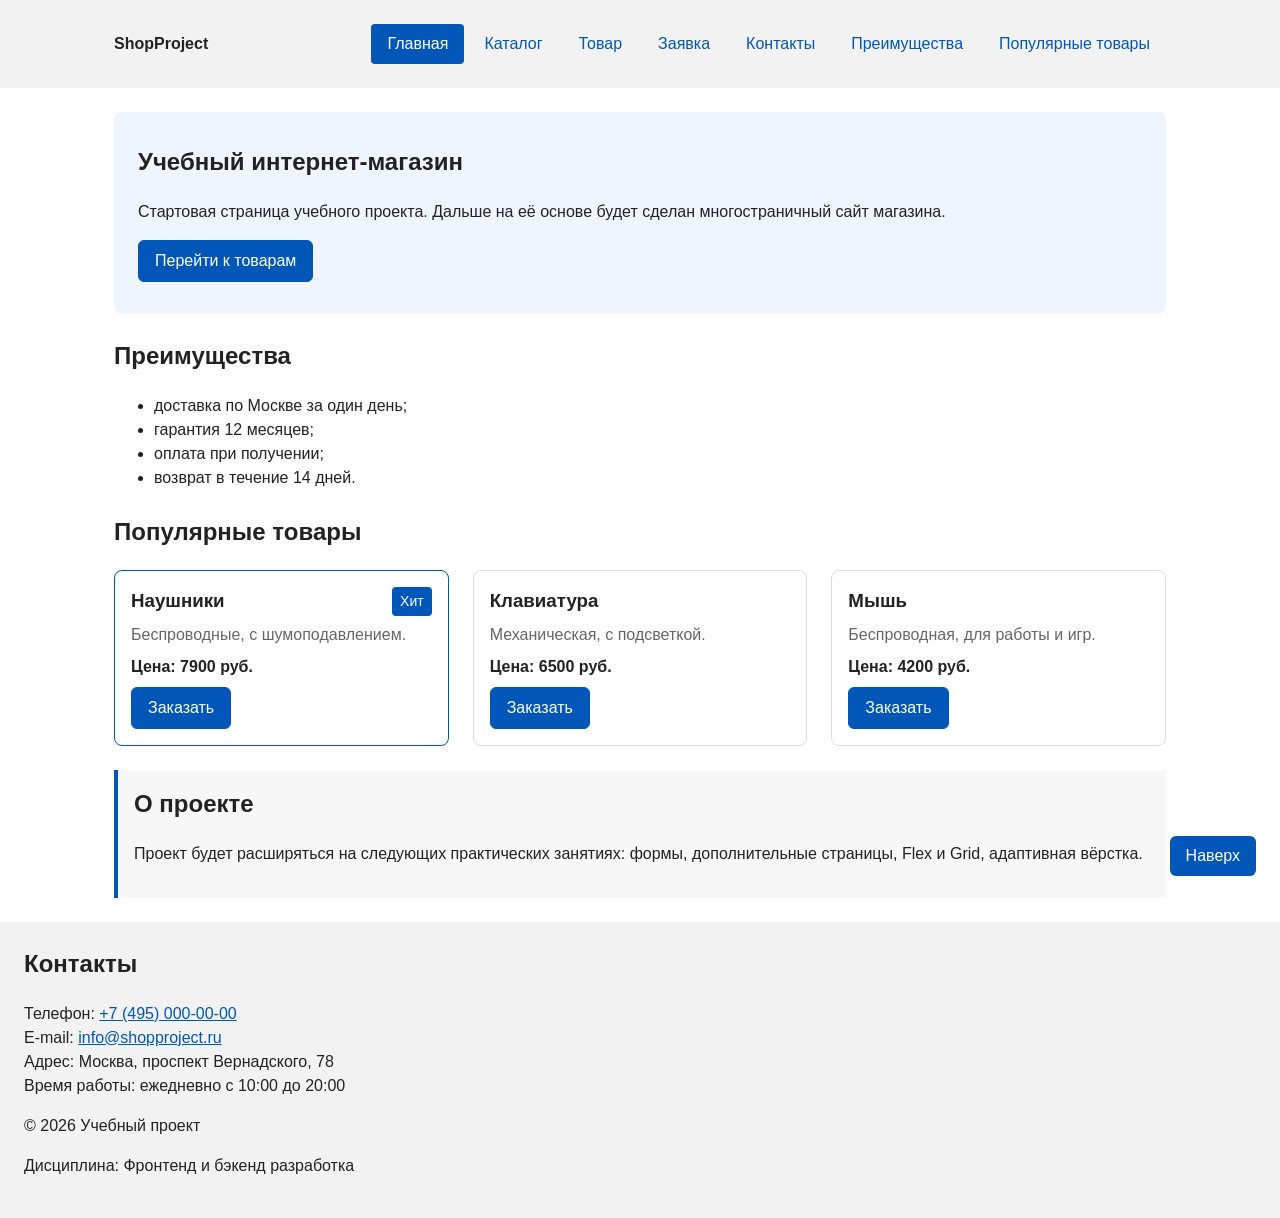
<file: index.html>
<!DOCTYPE html>
<html lang="ru">
<head>
    <meta charset="UTF-8">
    <meta name="viewport" content="width=device-width, initial-scale=1.0">
    <meta name="description" content="Главная страница учебного интернет-магазина: популярные товары, преимущества и заявка.">
    <title>Главная - Учебный интернет-магазин</title>
    <link rel="stylesheet" href="css/style.css">
    <script src="js/main.js" defer></script>
</head>
<body id="top">
<header class="site-header">
    <div class="site-header__inner">
        <a class="site-header__logo" href="index.html">ShopProject</a>
        <nav class="site-nav" aria-label="Основная навигация">
            <ul class="site-nav__list">
                <li class="site-nav__item"><a class="site-nav__link site-nav__link--active" href="index.html">Главная</a></li>
                <li class="site-nav__item"><a class="site-nav__link" href="catalog.html">Каталог</a></li>
                <li class="site-nav__item"><a class="site-nav__link" href="product.html">Товар</a></li>
                <li class="site-nav__item"><a class="site-nav__link" href="order.html">Заявка</a></li>
                <li class="site-nav__item"><a class="site-nav__link" href="contacts.html">Контакты</a></li>
                <li class="site-nav__item"><a class="site-nav__link" href="index.html#advantages">Преимущества</a></li>
                <li class="site-nav__item"><a class="site-nav__link" href="index.html#popular">Популярные товары</a></li>
            </ul>
        </nav>
    </div>
</header>

<main class="page">
    <section class="hero">
        <h1 class="hero__title">Учебный интернет-магазин</h1>
        <p class="hero__text">
            Стартовая страница учебного проекта. Дальше на её основе
            будет сделан многостраничный сайт магазина.
        </p>
        <a class="button button--primary hero__button" href="#popular">Перейти к товарам</a>
    </section>

    <section class="advantages" id="advantages">
        <h2 class="advantages__title">Преимущества</h2>
        <ul class="advantages__list">
            <li class="advantages__item">доставка по Москве за один день;</li>
            <li class="advantages__item">гарантия 12 месяцев;</li>
            <li class="advantages__item">оплата при получении;</li>
            <li class="advantages__item">возврат в течение 14 дней.</li>
        </ul>
    </section>

    <section class="products" id="popular">
        <h2 class="products__title">Популярные товары</h2>

        <div class="products-grid">
            <article class="product-card product-card--featured">
                <span class="product-card__badge">Хит</span>
                <h3 class="product-card__title">Наушники</h3>
                <p class="product-card__description">Беспроводные, с шумоподавлением.</p>
                <p class="product-card__price">Цена: 7900 руб.</p>
                <button class="button button--primary product-card__button" type="button" data-product="Наушники">
                    Заказать
                </button>
            </article>

            <article class="product-card">
                <h3 class="product-card__title">Клавиатура</h3>
                <p class="product-card__description">Механическая, с подсветкой.</p>
                <p class="product-card__price">Цена: 6500 руб.</p>
                <button class="button button--primary product-card__button" type="button" data-product="Клавиатура">
                    Заказать
                </button>
            </article>

            <article class="product-card">
                <h3 class="product-card__title">Мышь</h3>
                <p class="product-card__description">Беспроводная, для работы и игр.</p>
                <p class="product-card__price">Цена: 4200 руб.</p>
                <button class="button button--primary product-card__button" type="button" data-product="Мышь">
                    Заказать
                </button>
            </article>
    
        </div>

    </section>

    <p class="success-message" id="success-message" hidden>
        Форма успешно отправлена!
    </p>

    <aside class="about">
        <h2 class="about__title">О проекте</h2>
        <p class="about__text">
            Проект будет расширяться на следующих практических занятиях:
            формы, дополнительные страницы, Flex и Grid, адаптивная вёрстка.
        </p>
    </aside>
</main>

<footer class="site-footer" id="contacts">
    <h2 class="site-footer__title">Контакты</h2>
    <ul class="contacts">
        <li class="contacts__item">Телефон: <a class="contacts__link" href="tel:+74950000000">+7 (495) 000-00-00</a></li>
        <li class="contacts__item">E-mail: <a class="contacts__link" href="mailto:info@shopproject.ru">info@shopproject.ru</a></li>
        <li class="contacts__item">Адрес: Москва, проспект Вернадского, 78</li>
        <li class="contacts__item">Время работы: ежедневно с 10:00 до 20:00</li>
    </ul>
    <p class="site-footer__text">&copy; 2026 Учебный проект</p>
    <p class="site-footer__text">Дисциплина: Фронтенд и бэкенд разработка</p>
</footer>

<a class="scroll-top" href="#top" title="Наверх">Наверх</a>

<dialog class="order-dialog" id="order-dialog" aria-labelledby="order-dialog-title">
    <h2 class="order-dialog__title" id="order-dialog-title">Оформление заявки</h2>
    <form class="order-form" id="order-form" action="#" method="post" novalidate>
        <input id="selected-product" name="selected-product" type="hidden">

        <div class="order-form__field">
            <label class="order-form__label" for="order-name">Имя</label>
            <input
                class="order-form__input"
                id="order-name"
                name="name"
                type="text"
                placeholder="Введите ваше имя"
                minlength="2"
                autocomplete="given-name"
                required
            >
        </div>

        <div class="order-form__field">
            <label class="order-form__label" for="order-email">E-mail</label>
            <input
                class="order-form__input"
                id="order-email"
                name="email"
                type="email"
                placeholder="example@mail.ru"
                autocomplete="email"
                required
            >
        </div>

        <div class="order-form__field">
            <label class="order-form__label" for="order-phone">Телефон</label>
            <input
                class="order-form__input"
                id="order-phone"
                name="phone"
                type="tel"
                inputmode="tel"
                placeholder="+7 (900) 000-00-00"
                pattern="^\+7 \(\d{3}\) \d{3}-\d{2}-\d{2}$"
                required
            >
            <small class="order-form__hint">Формат: +7 (900) 000-00-00</small>
        </div>

        <div class="order-form__field">
            <label class="order-form__label" for="order-date">Дата связи</label>
            <input class="order-form__input" id="order-date" name="date" type="date">
        </div>

        <div class="order-form__field">
            <label class="order-form__label" for="order-topic">Тема заявки</label>
            <select class="order-form__select" id="order-topic" name="topic" required>
                <option value="">Выберите тему</option>
                <option value="product">Заказ товара</option>
                <option value="consultation">Консультация</option>
                <option value="delivery">Доставка</option>
            </select>
        </div>

        <div class="order-form__field">
            <label class="order-form__label" for="order-comment">Комментарий</label>
            <textarea
                class="order-form__textarea"
                id="order-comment"
                name="comment"
                rows="4"
                placeholder="Укажите дополнительную информацию"
            ></textarea>
        </div>

        <div class="order-form__field order-form__field--checkbox">
            <label class="order-form__label">
                <input class="order-form__checkbox" id="order-agreement" name="agreement" type="checkbox" required>
                Я согласен на обработку данных
            </label>
        </div>

        <div class="order-form__actions">
            <button class="button button--secondary" type="button" id="close-order-dialog">Закрыть</button>
            <button class="button button--primary" type="submit">Отправить заявку</button>
        </div>
    </form>
</dialog>
</body>
</html>
</file>
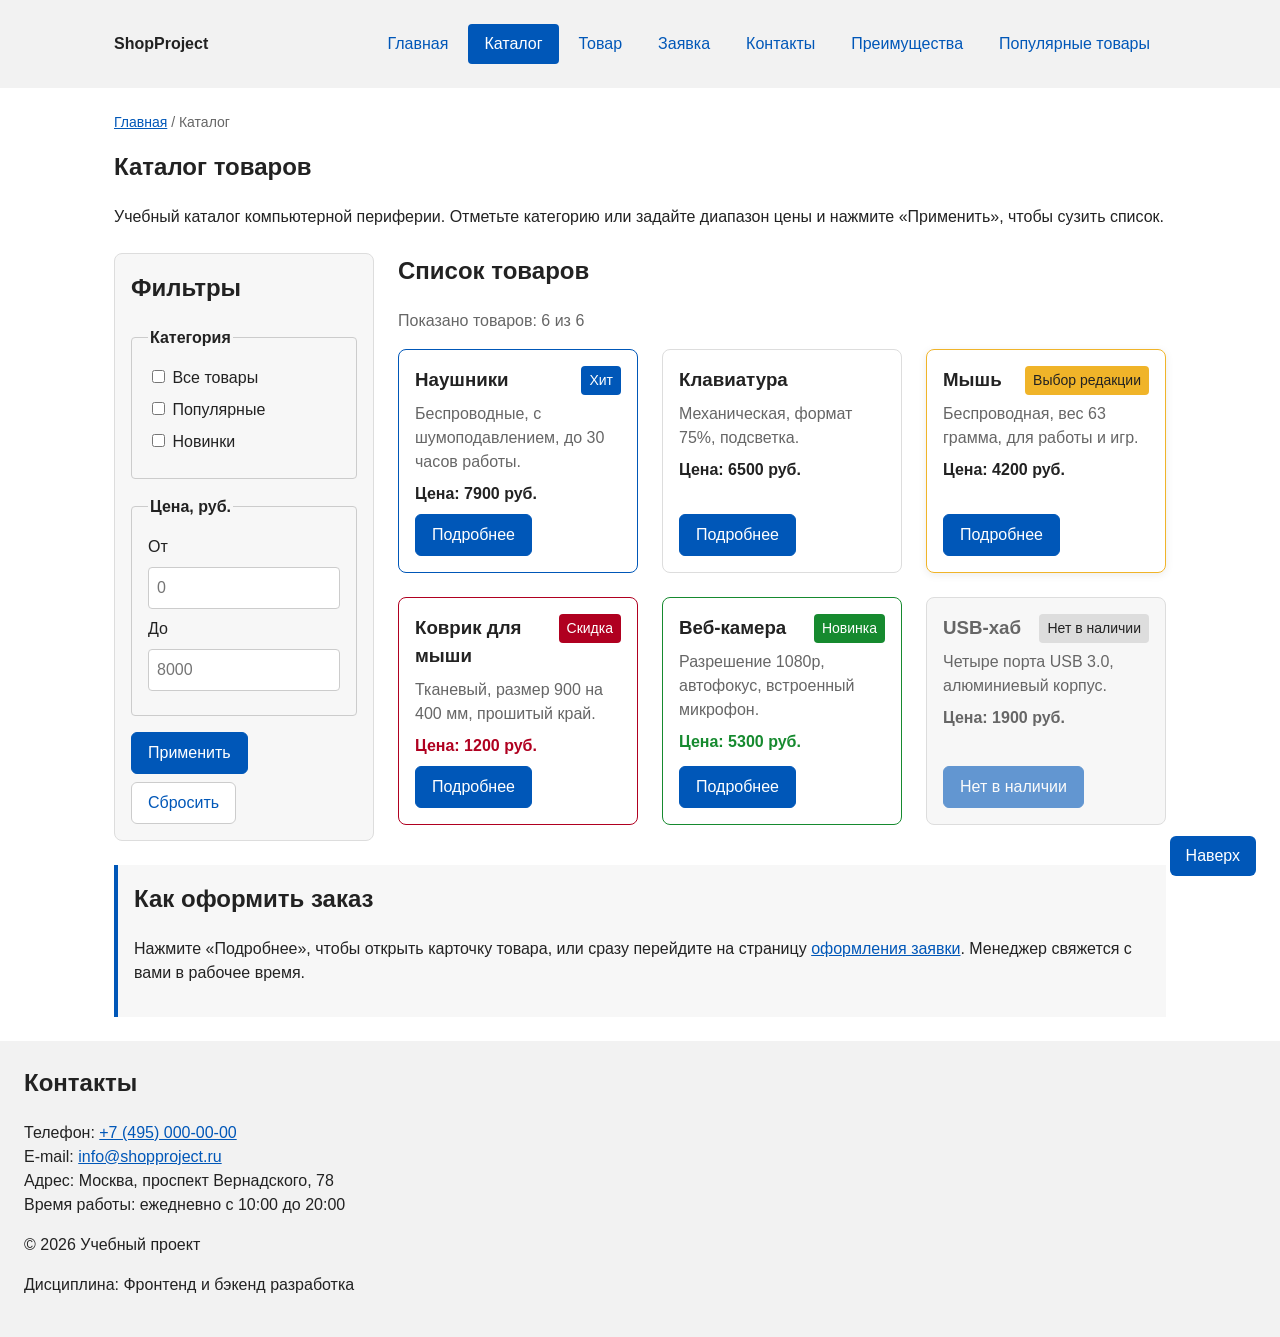
<file: catalog.html>
<!DOCTYPE html>
<html lang="ru">
<head>
    <meta charset="UTF-8">
    <meta name="viewport" content="width=device-width, initial-scale=1.0">
    <meta name="description" content="Каталог товаров учебного интернет-магазина: наушники, клавиатуры, мыши и аксессуары.">
    <title>Каталог товаров - Учебный интернет-магазин</title>
    <link rel="stylesheet" href="css/style.css">
    <script src="js/main.js" defer></script>
</head>
<body id="top">
<header class="site-header">
    <div class="site-header__inner">
        <a class="site-header__logo" href="index.html">ShopProject</a>
        <nav class="site-nav" aria-label="Основная навигация">
            <ul class="site-nav__list">
                <li class="site-nav__item"><a class="site-nav__link" href="index.html">Главная</a></li>
                <li class="site-nav__item"><a class="site-nav__link site-nav__link--active" href="catalog.html">Каталог</a></li>
                <li class="site-nav__item"><a class="site-nav__link" href="product.html">Товар</a></li>
                <li class="site-nav__item"><a class="site-nav__link" href="order.html">Заявка</a></li>
                <li class="site-nav__item"><a class="site-nav__link" href="contacts.html">Контакты</a></li>
                <li class="site-nav__item"><a class="site-nav__link" href="index.html#advantages">Преимущества</a></li>
                <li class="site-nav__item"><a class="site-nav__link" href="index.html#popular">Популярные товары</a></li>
            </ul>
        </nav>
    </div>
</header>

<main class="page">
    <nav class="breadcrumbs" aria-label="Хлебные крошки">
        <a class="breadcrumbs__link" href="index.html">Главная</a>
        <span class="breadcrumbs__current">Каталог</span>
    </nav>

    <section class="catalog">
        <h1 class="catalog__title">Каталог товаров</h1>
        <p class="catalog__text">
            Учебный каталог компьютерной периферии. Отметьте категорию или задайте
            диапазон цены и нажмите «Применить», чтобы сузить список.
        </p>
    </section>

    <section class="catalog-layout" id="goods">
        <aside class="catalog-filters">
            <h2 class="catalog-filters__title">Фильтры</h2>
            <form class="catalog-filters__form" id="catalog-filters">
                <fieldset class="catalog-filters__group">
                    <legend class="catalog-filters__legend">Категория</legend>
                    <label class="catalog-filters__option">
                        <input class="catalog-filters__checkbox" type="checkbox" name="category" value="all">
                        Все товары
                    </label>
                    <label class="catalog-filters__option">
                        <input class="catalog-filters__checkbox" type="checkbox" name="category" value="popular">
                        Популярные
                    </label>
                    <label class="catalog-filters__option">
                        <input class="catalog-filters__checkbox" type="checkbox" name="category" value="new">
                        Новинки
                    </label>
                </fieldset>

                <fieldset class="catalog-filters__group">
                    <legend class="catalog-filters__legend">Цена, руб.</legend>
                    <label class="catalog-filters__label" for="price-from">От</label>
                    <input class="catalog-filters__input" id="price-from" name="price-from" type="number" min="0" placeholder="0">
                    <label class="catalog-filters__label" for="price-to">До</label>
                    <input class="catalog-filters__input" id="price-to" name="price-to" type="number" min="0" placeholder="8000">
                </fieldset>

                <div class="catalog-filters__actions">
                    <button class="button button--primary" type="submit">Применить</button>
                    <button class="button button--secondary" type="reset">Сбросить</button>
                </div>
            </form>
        </aside>

        <section class="catalog-products">
            <h2 class="catalog-products__title">Список товаров</h2>
            <p class="catalog-products__status" id="catalog-status">Показано товаров: 6 из 6</p>
            <div class="products-grid">

                <article class="product-card product-card--featured" data-category="popular" data-price="7900">
                    <span class="product-card__badge">Хит</span>
                    <h3 class="product-card__title">Наушники</h3>
                    <p class="product-card__description">Беспроводные, с шумоподавлением, до 30 часов работы.</p>
                    <p class="product-card__price">Цена: 7900 руб.</p>
                    <a class="button button--primary product-card__button" href="product.html">Подробнее</a>
                </article>

                <article class="product-card" data-category="popular" data-price="6500">
                    <h3 class="product-card__title">Клавиатура</h3>
                    <p class="product-card__description">Механическая, формат 75%, подсветка.</p>
                    <p class="product-card__price">Цена: 6500 руб.</p>
                    <a class="button button--primary product-card__button" href="product.html">Подробнее</a>
                </article>

                <article class="product-card product-card--recommended" data-category="popular" data-price="4200">
                    <span class="product-card__badge product-card__badge--recommended">Выбор редакции</span>
                    <h3 class="product-card__title">Мышь</h3>
                    <p class="product-card__description">Беспроводная, вес 63 грамма, для работы и игр.</p>
                    <p class="product-card__price">Цена: 4200 руб.</p>
                    <a class="button button--primary product-card__button" href="product.html">Подробнее</a>
                </article>

                <article class="product-card product-card--discount" data-category="new" data-price="1200">
                    <span class="product-card__badge product-card__badge--discount">Скидка</span>
                    <h3 class="product-card__title">Коврик для мыши</h3>
                    <p class="product-card__description">Тканевый, размер 900 на 400 мм, прошитый край.</p>
                    <p class="product-card__price">Цена: 1200 руб.</p>
                    <a class="button button--primary product-card__button" href="product.html">Подробнее</a>
                </article>

                <article class="product-card product-card--new" data-category="new" data-price="5300">
                    <span class="product-card__badge product-card__badge--new">Новинка</span>
                    <h3 class="product-card__title">Веб-камера</h3>
                    <p class="product-card__description">Разрешение 1080p, автофокус, встроенный микрофон.</p>
                    <p class="product-card__price">Цена: 5300 руб.</p>
                    <a class="button button--primary product-card__button" href="product.html">Подробнее</a>
                </article>

                <article class="product-card product-card--out-of-stock" data-category="new" data-price="1900">
                    <span class="product-card__badge product-card__badge--muted">Нет в наличии</span>
                    <h3 class="product-card__title">USB-хаб</h3>
                    <p class="product-card__description">Четыре порта USB 3.0, алюминиевый корпус.</p>
                    <p class="product-card__price">Цена: 1900 руб.</p>
                    <button class="button button--primary button--disabled product-card__button" type="button" disabled>
                        Нет в наличии
                    </button>
                </article>
            </div>
        </section>
    </section>

    <aside class="about">
        <h2 class="about__title">Как оформить заказ</h2>
        <p class="about__text">
            Нажмите «Подробнее», чтобы открыть карточку товара, или сразу перейдите
            на страницу <a href="order.html">оформления заявки</a>. Менеджер свяжется
            с вами в рабочее время.
        </p>
    </aside>
</main>

<footer class="site-footer" id="contacts">
    <h2 class="site-footer__title">Контакты</h2>
    <ul class="contacts">
        <li class="contacts__item">Телефон: <a class="contacts__link" href="tel:+74950000000">+7 (495) 000-00-00</a></li>
        <li class="contacts__item">E-mail: <a class="contacts__link" href="mailto:info@shopproject.ru">info@shopproject.ru</a></li>
        <li class="contacts__item">Адрес: Москва, проспект Вернадского, 78</li>
        <li class="contacts__item">Время работы: ежедневно с 10:00 до 20:00</li>
    </ul>
    <p class="site-footer__text">&copy; 2026 Учебный проект</p>
    <p class="site-footer__text">Дисциплина: Фронтенд и бэкенд разработка</p>
</footer>

<a class="scroll-top" href="#top" title="Наверх">Наверх</a>
</body>
</html>
</file>
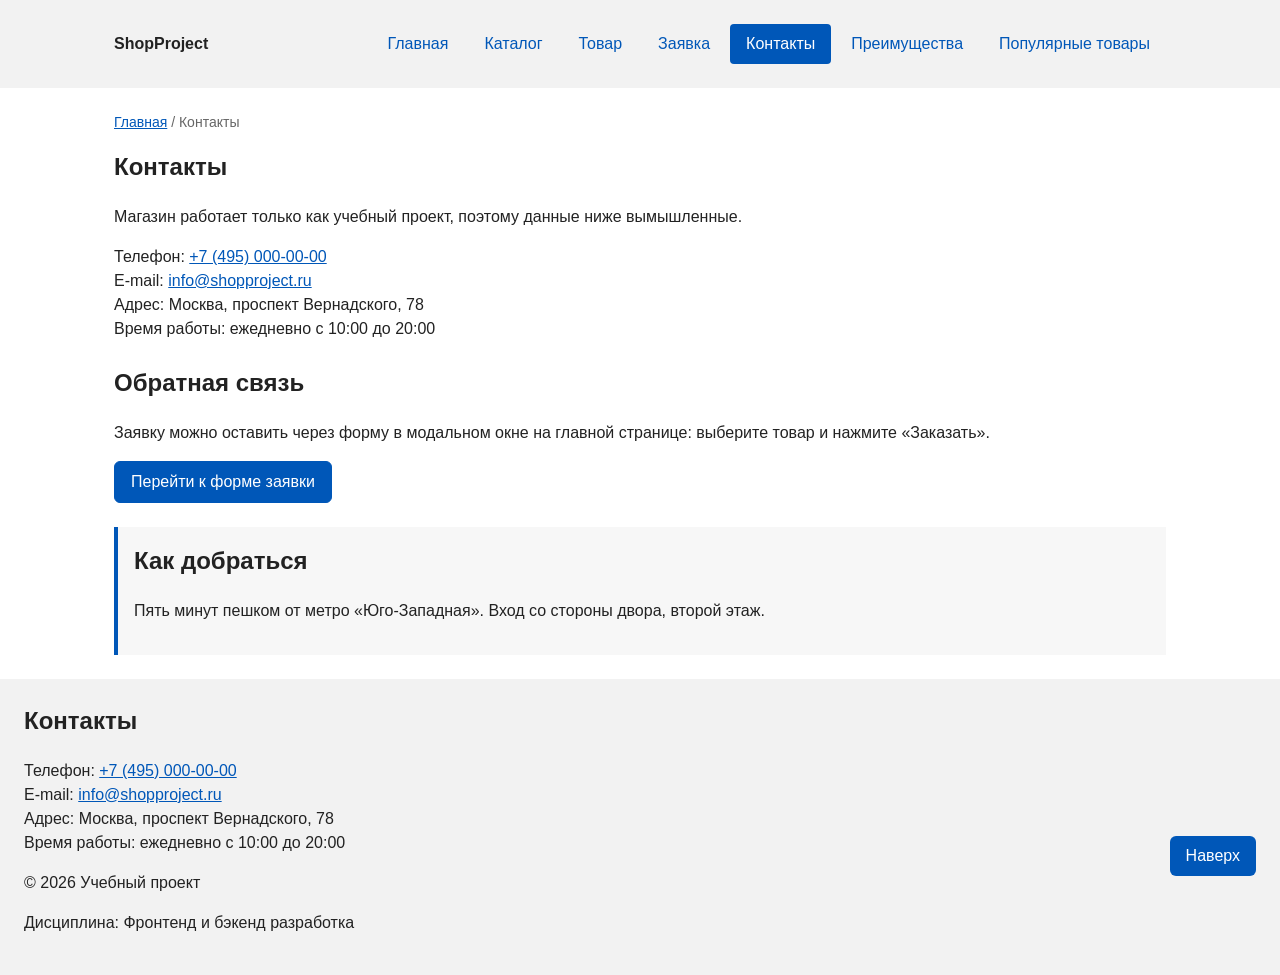
<file: contacts.html>
<!DOCTYPE html>
<html lang="ru">
<head>
    <meta charset="UTF-8">
    <meta name="viewport" content="width=device-width, initial-scale=1.0">
    <meta name="description" content="Контакты учебного интернет-магазина: телефон, e-mail, адрес и время работы.">
    <title>Контакты - Учебный интернет-магазин</title>
    <link rel="stylesheet" href="css/style.css">
</head>
<body id="top">
<header class="site-header">
    <div class="site-header__inner">
        <a class="site-header__logo" href="index.html">ShopProject</a>
        <nav class="site-nav" aria-label="Основная навигация">
            <ul class="site-nav__list">
                <li class="site-nav__item"><a class="site-nav__link" href="index.html">Главная</a></li>
                <li class="site-nav__item"><a class="site-nav__link" href="catalog.html">Каталог</a></li>
                <li class="site-nav__item"><a class="site-nav__link" href="product.html">Товар</a></li>
                <li class="site-nav__item"><a class="site-nav__link" href="order.html">Заявка</a></li>
                <li class="site-nav__item"><a class="site-nav__link site-nav__link--active" href="contacts.html">Контакты</a></li>
                <li class="site-nav__item"><a class="site-nav__link" href="index.html#advantages">Преимущества</a></li>
                <li class="site-nav__item"><a class="site-nav__link" href="index.html#popular">Популярные товары</a></li>
            </ul>
        </nav>
    </div>
</header>

<main class="page">
    <nav class="breadcrumbs" aria-label="Хлебные крошки">
        <a class="breadcrumbs__link" href="index.html">Главная</a>
        <span class="breadcrumbs__current">Контакты</span>
    </nav>

    <section class="contacts-info">
        <h1 class="contacts-info__title">Контакты</h1>
        <p class="contacts-info__text">
            Магазин работает только как учебный проект, поэтому данные ниже вымышленные.
        </p>
        <ul class="contacts">
            <li class="contacts__item">Телефон: <a class="contacts__link" href="tel:+74950000000">+7 (495) 000-00-00</a></li>
            <li class="contacts__item">E-mail: <a class="contacts__link" href="mailto:info@shopproject.ru">info@shopproject.ru</a></li>
            <li class="contacts__item">Адрес: Москва, проспект Вернадского, 78</li>
            <li class="contacts__item">Время работы: ежедневно с 10:00 до 20:00</li>
        </ul>
    </section>

    <section class="feedback" id="feedback">
        <h2 class="feedback__title">Обратная связь</h2>
        <p class="feedback__text">
            Заявку можно оставить через форму в модальном окне на главной странице:
            выберите товар и нажмите «Заказать».
        </p>
        <a class="button button--primary" href="index.html#popular">Перейти к форме заявки</a>
    </section>

    <aside class="about">
        <h2 class="about__title">Как добраться</h2>
        <p class="about__text">
            Пять минут пешком от метро «Юго-Западная». Вход со стороны двора,
            второй этаж.
        </p>
    </aside>
</main>

<footer class="site-footer" id="contacts">
    <h2 class="site-footer__title">Контакты</h2>
    <ul class="contacts">
        <li class="contacts__item">Телефон: <a class="contacts__link" href="tel:+74950000000">+7 (495) 000-00-00</a></li>
        <li class="contacts__item">E-mail: <a class="contacts__link" href="mailto:info@shopproject.ru">info@shopproject.ru</a></li>
        <li class="contacts__item">Адрес: Москва, проспект Вернадского, 78</li>
        <li class="contacts__item">Время работы: ежедневно с 10:00 до 20:00</li>
    </ul>
    <p class="site-footer__text">&copy; 2026 Учебный проект</p>
    <p class="site-footer__text">Дисциплина: Фронтенд и бэкенд разработка</p>
</footer>

<a class="scroll-top" href="#top" title="Наверх">Наверх</a>
</body>
</html>
</file>
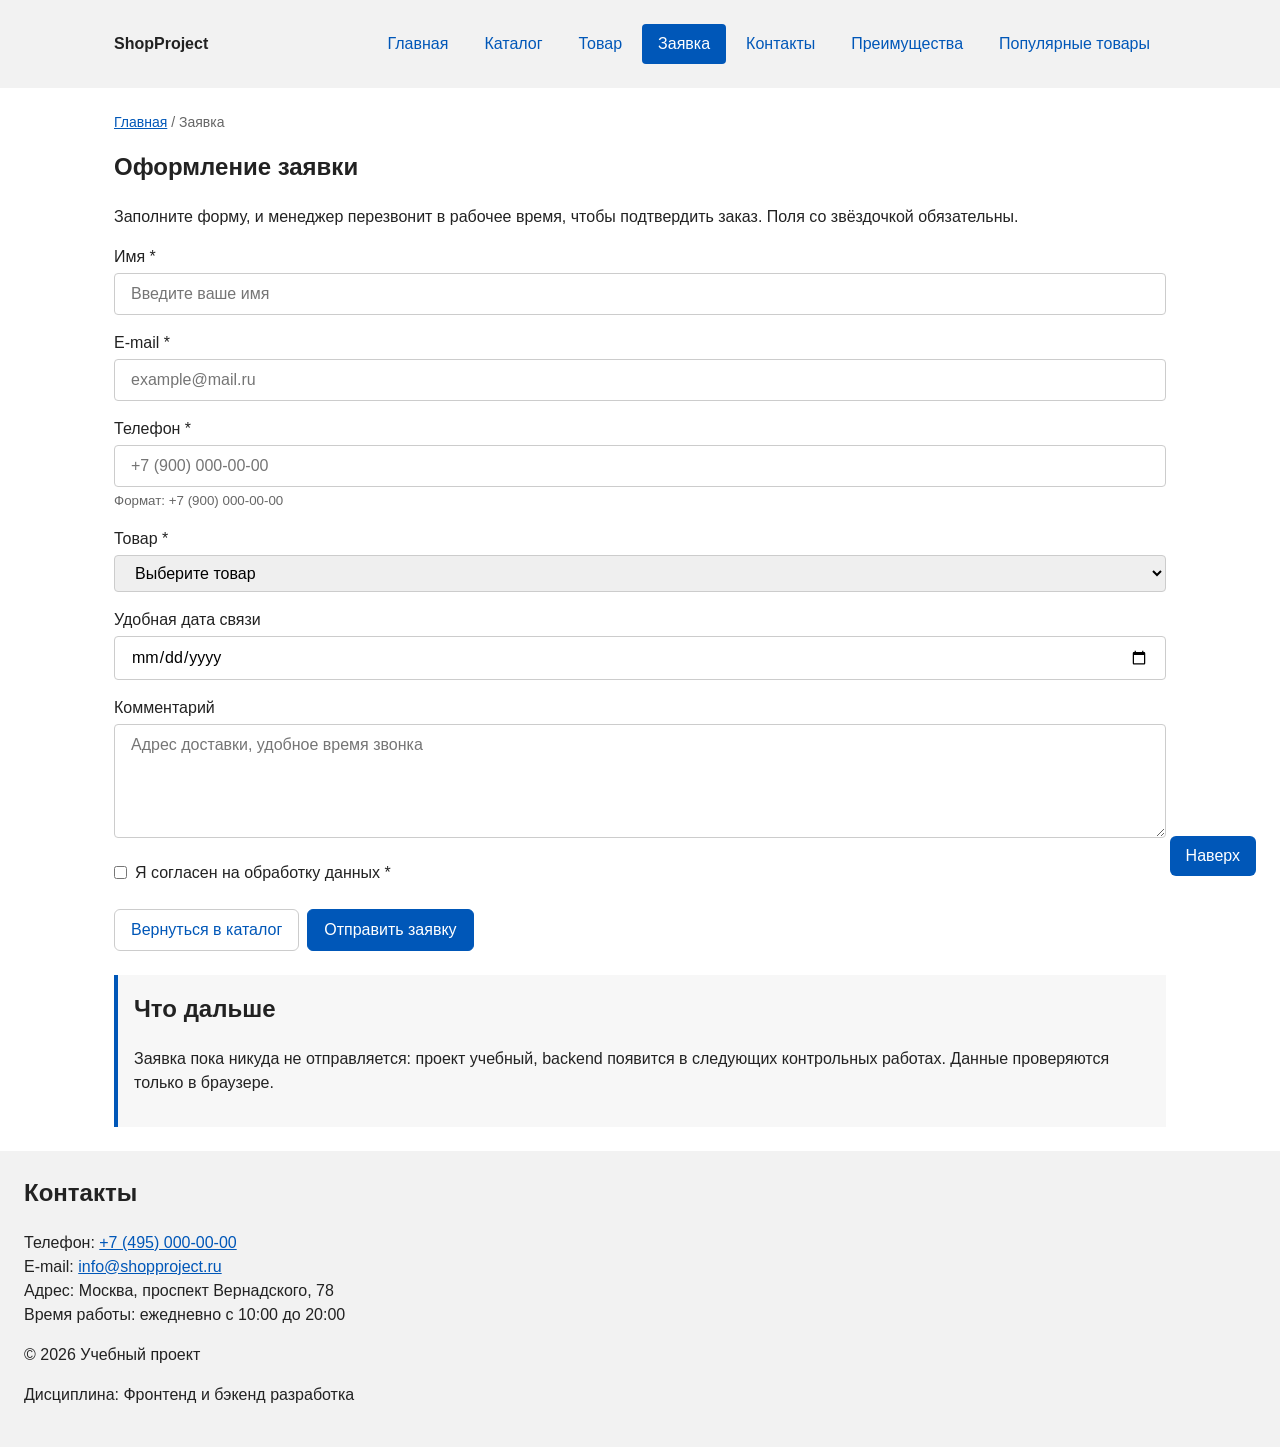
<file: order.html>
<!DOCTYPE html>
<html lang="ru">
<head>
    <meta charset="UTF-8">
    <meta name="viewport" content="width=device-width, initial-scale=1.0">
    <meta name="description" content="Форма оформления заявки учебного интернет-магазина.">
    <title>Оформление заявки - Учебный интернет-магазин</title>
    <link rel="stylesheet" href="css/style.css">
    <script src="js/main.js" defer></script>
</head>
<body id="top">
<header class="site-header">
    <div class="site-header__inner">
        <a class="site-header__logo" href="index.html">ShopProject</a>
        <nav class="site-nav" aria-label="Основная навигация">
            <ul class="site-nav__list">
                <li class="site-nav__item"><a class="site-nav__link" href="index.html">Главная</a></li>
                <li class="site-nav__item"><a class="site-nav__link" href="catalog.html">Каталог</a></li>
                <li class="site-nav__item"><a class="site-nav__link" href="product.html">Товар</a></li>
                <li class="site-nav__item"><a class="site-nav__link site-nav__link--active" href="order.html">Заявка</a></li>
                <li class="site-nav__item"><a class="site-nav__link" href="contacts.html">Контакты</a></li>
                <li class="site-nav__item"><a class="site-nav__link" href="index.html#advantages">Преимущества</a></li>
                <li class="site-nav__item"><a class="site-nav__link" href="index.html#popular">Популярные товары</a></li>
            </ul>
        </nav>
    </div>
</header>

<main class="page">
    <nav class="breadcrumbs" aria-label="Хлебные крошки">
        <a class="breadcrumbs__link" href="index.html">Главная</a>
        <span class="breadcrumbs__current">Заявка</span>
    </nav>

    <section class="order">
        <h1 class="order__title">Оформление заявки</h1>
        <p class="order__text">
            Заполните форму, и менеджер перезвонит в рабочее время, чтобы подтвердить заказ.
            Поля со звёздочкой обязательны.
        </p>

        <p class="success-message" id="success-message" hidden>
            Форма успешно отправлена!
        </p>

        <form class="order-form" id="order-form" action="#" method="post" novalidate>
            <div class="order-form__field">
                <label class="order-form__label" for="order-name">Имя *</label>
                <input
                    class="order-form__input"
                    id="order-name"
                    name="name"
                    type="text"
                    placeholder="Введите ваше имя"
                    minlength="2"
                    autocomplete="given-name"
                    required
                >
            </div>

            <div class="order-form__field">
                <label class="order-form__label" for="order-email">E-mail *</label>
                <input
                    class="order-form__input"
                    id="order-email"
                    name="email"
                    type="email"
                    placeholder="example@mail.ru"
                    autocomplete="email"
                    required
                >
            </div>

            <div class="order-form__field">
                <label class="order-form__label" for="order-phone">Телефон *</label>
                <input
                    class="order-form__input"
                    id="order-phone"
                    name="phone"
                    type="tel"
                    inputmode="tel"
                    placeholder="+7 (900) 000-00-00"
                    pattern="^\+7 \(\d{3}\) \d{3}-\d{2}-\d{2}$"
                    required
                >
                <small class="order-form__hint">Формат: +7 (900) 000-00-00</small>
            </div>

            <div class="order-form__field">
                <label class="order-form__label" for="order-product">Товар *</label>
                <select class="order-form__select" id="order-product" name="selected-product" required>
                    <option value="">Выберите товар</option>
                    <option value="Наушники">Наушники, 7900 руб.</option>
                    <option value="Клавиатура">Клавиатура, 6500 руб.</option>
                    <option value="Мышь">Мышь, 4200 руб.</option>
                    <option value="Коврик для мыши">Коврик для мыши, 1200 руб.</option>
                    <option value="Веб-камера">Веб-камера, 5300 руб.</option>
                    <option value="USB-хаб">USB-хаб, 1900 руб.</option>
                </select>
            </div>

            <div class="order-form__field">
                <label class="order-form__label" for="order-date">Удобная дата связи</label>
                <input class="order-form__input" id="order-date" name="date" type="date">
            </div>

            <div class="order-form__field">
                <label class="order-form__label" for="order-comment">Комментарий</label>
                <textarea
                    class="order-form__textarea"
                    id="order-comment"
                    name="comment"
                    rows="4"
                    placeholder="Адрес доставки, удобное время звонка"
                ></textarea>
            </div>

            <div class="order-form__field order-form__field--checkbox">
                <label class="order-form__label">
                    <input class="order-form__checkbox" id="order-agreement" name="agreement" type="checkbox" required>
                    Я согласен на обработку данных *
                </label>
            </div>

            <div class="order-form__actions">
                <a class="button button--secondary" href="catalog.html">Вернуться в каталог</a>
                <button class="button button--primary" type="submit">Отправить заявку</button>
            </div>
        </form>
    </section>

    <aside class="about">
        <h2 class="about__title">Что дальше</h2>
        <p class="about__text">
            Заявка пока никуда не отправляется: проект учебный, backend появится
            в следующих контрольных работах. Данные проверяются только в браузере.
        </p>
    </aside>
</main>

<footer class="site-footer" id="contacts">
    <h2 class="site-footer__title">Контакты</h2>
    <ul class="contacts">
        <li class="contacts__item">Телефон: <a class="contacts__link" href="tel:+74950000000">+7 (495) 000-00-00</a></li>
        <li class="contacts__item">E-mail: <a class="contacts__link" href="mailto:info@shopproject.ru">info@shopproject.ru</a></li>
        <li class="contacts__item">Адрес: Москва, проспект Вернадского, 78</li>
        <li class="contacts__item">Время работы: ежедневно с 10:00 до 20:00</li>
    </ul>
    <p class="site-footer__text">&copy; 2026 Учебный проект</p>
    <p class="site-footer__text">Дисциплина: Фронтенд и бэкенд разработка</p>
</footer>

<a class="scroll-top" href="#top" title="Наверх">Наверх</a>
</body>
</html>
</file>
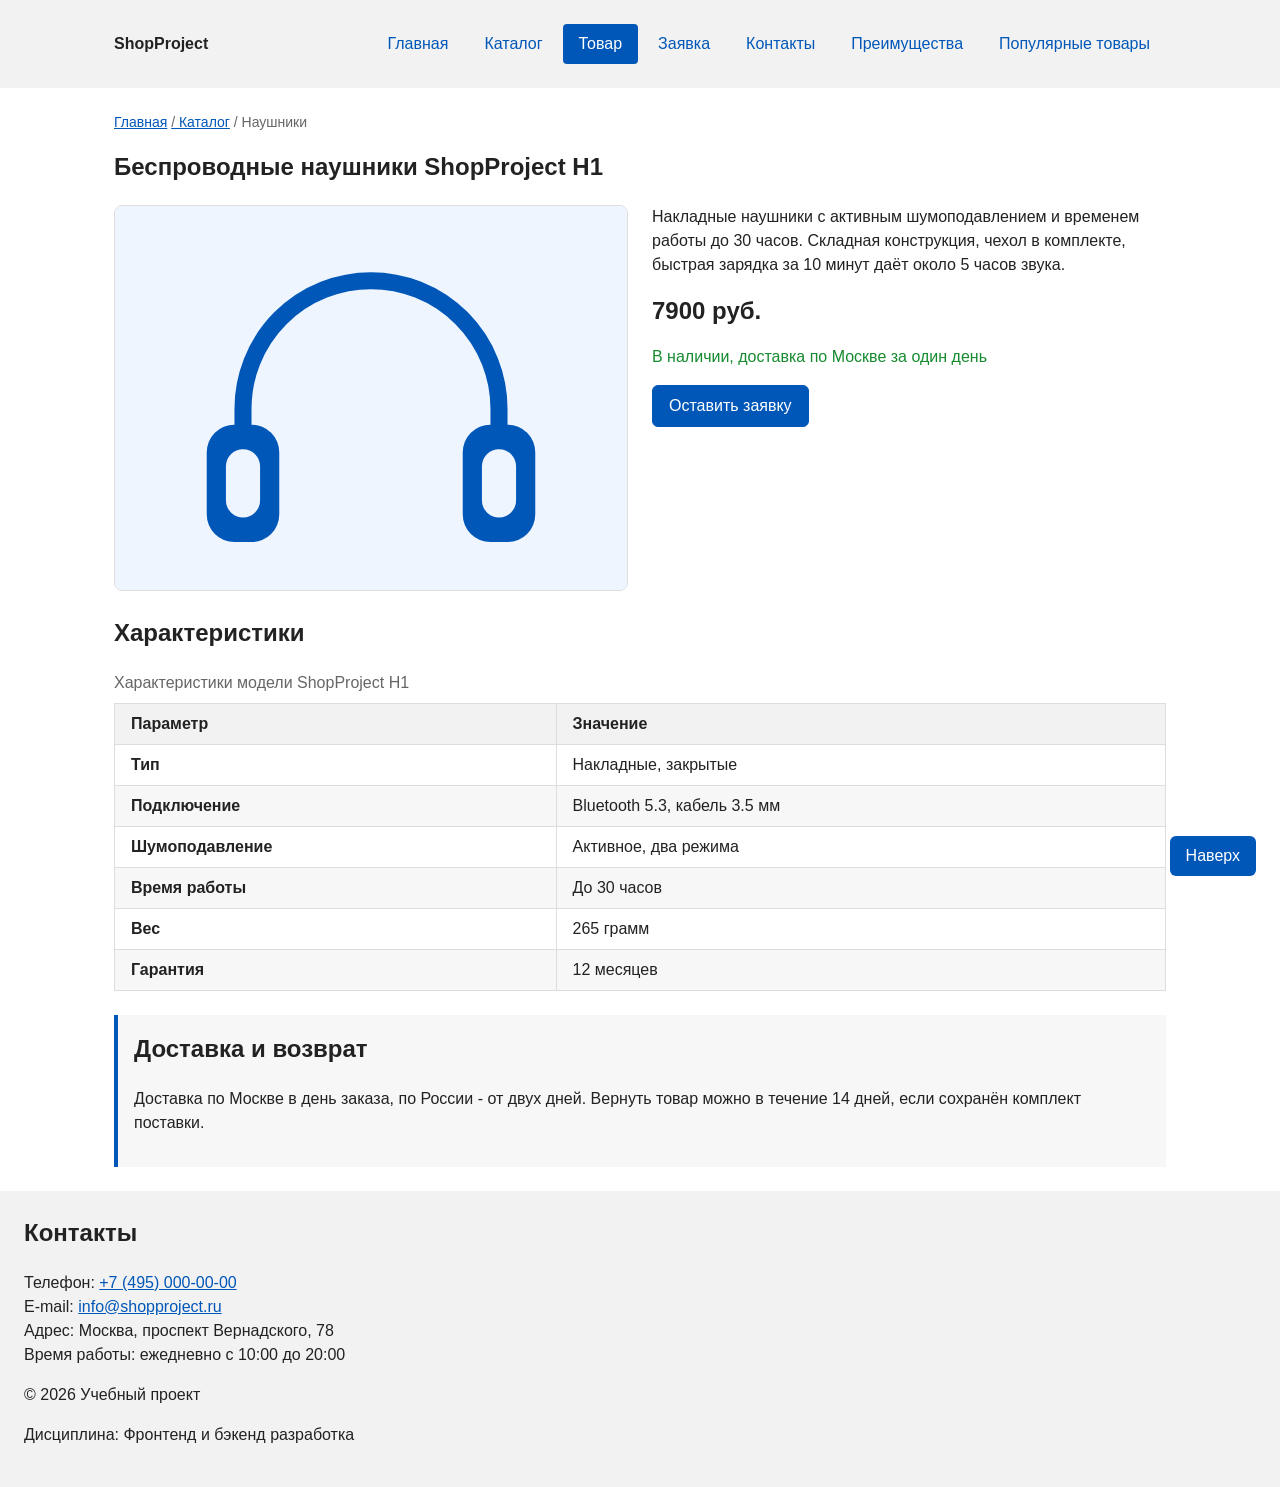
<file: product.html>
<!DOCTYPE html>
<html lang="ru">
<head>
    <meta charset="UTF-8">
    <meta name="viewport" content="width=device-width, initial-scale=1.0">
    <meta name="description" content="Карточка товара: беспроводные наушники ShopProject H1, характеристики, цена и заявка.">
    <title>Наушники ShopProject H1 - Учебный интернет-магазин</title>
    <link rel="stylesheet" href="css/style.css">
</head>
<body id="top">
<header class="site-header">
    <div class="site-header__inner">
        <a class="site-header__logo" href="index.html">ShopProject</a>
        <nav class="site-nav" aria-label="Основная навигация">
            <ul class="site-nav__list">
                <li class="site-nav__item"><a class="site-nav__link" href="index.html">Главная</a></li>
                <li class="site-nav__item"><a class="site-nav__link" href="catalog.html">Каталог</a></li>
                <li class="site-nav__item"><a class="site-nav__link site-nav__link--active" href="product.html">Товар</a></li>
                <li class="site-nav__item"><a class="site-nav__link" href="order.html">Заявка</a></li>
                <li class="site-nav__item"><a class="site-nav__link" href="contacts.html">Контакты</a></li>
                <li class="site-nav__item"><a class="site-nav__link" href="index.html#advantages">Преимущества</a></li>
                <li class="site-nav__item"><a class="site-nav__link" href="index.html#popular">Популярные товары</a></li>
            </ul>
        </nav>
    </div>
</header>

<main class="page">
    <nav class="breadcrumbs" aria-label="Хлебные крошки">
        <a class="breadcrumbs__link" href="index.html">Главная</a>
        <a class="breadcrumbs__link" href="catalog.html">Каталог</a>
        <span class="breadcrumbs__current">Наушники</span>
    </nav>

    <section class="product">
        <h1 class="product__title">Беспроводные наушники ShopProject H1</h1>

        <div class="product__layout">
            <img class="product__image" src="images/headphones.svg" width="480" height="360"
                 alt="Накладные беспроводные наушники, вид сбоку">

            <div class="product__info">
                <p class="product__description">
                    Накладные наушники с активным шумоподавлением и временем работы до 30 часов.
                    Складная конструкция, чехол в комплекте, быстрая зарядка за 10 минут даёт
                    около 5 часов звука.
                </p>
                <p class="product__price">7900 руб.</p>
                <p class="product__availability">В наличии, доставка по Москве за один день</p>
                <a class="button button--primary product__button" href="order.html">Оставить заявку</a>
            </div>
        </div>
    </section>

    <section class="product-specs" id="specs">
        <h2 class="product-specs__title">Характеристики</h2>
        <table class="product-table">
            <caption class="product-table__caption">Характеристики модели ShopProject H1</caption>
            <thead>
                <tr>
                    <th scope="col">Параметр</th>
                    <th scope="col">Значение</th>
                </tr>
            </thead>
            <tbody>
                <tr>
                    <th scope="row">Тип</th>
                    <td>Накладные, закрытые</td>
                </tr>
                <tr>
                    <th scope="row">Подключение</th>
                    <td>Bluetooth 5.3, кабель 3.5 мм</td>
                </tr>
                <tr>
                    <th scope="row">Шумоподавление</th>
                    <td>Активное, два режима</td>
                </tr>
                <tr>
                    <th scope="row">Время работы</th>
                    <td>До 30 часов</td>
                </tr>
                <tr>
                    <th scope="row">Вес</th>
                    <td>265 грамм</td>
                </tr>
                <tr>
                    <th scope="row">Гарантия</th>
                    <td>12 месяцев</td>
                </tr>
            </tbody>
        </table>
    </section>

    <aside class="about">
        <h2 class="about__title">Доставка и возврат</h2>
        <p class="about__text">
            Доставка по Москве в день заказа, по России - от двух дней. Вернуть товар
            можно в течение 14 дней, если сохранён комплект поставки.
        </p>
    </aside>
</main>

<footer class="site-footer" id="contacts">
    <h2 class="site-footer__title">Контакты</h2>
    <ul class="contacts">
        <li class="contacts__item">Телефон: <a class="contacts__link" href="tel:+74950000000">+7 (495) 000-00-00</a></li>
        <li class="contacts__item">E-mail: <a class="contacts__link" href="mailto:info@shopproject.ru">info@shopproject.ru</a></li>
        <li class="contacts__item">Адрес: Москва, проспект Вернадского, 78</li>
        <li class="contacts__item">Время работы: ежедневно с 10:00 до 20:00</li>
    </ul>
    <p class="site-footer__text">&copy; 2026 Учебный проект</p>
    <p class="site-footer__text">Дисциплина: Фронтенд и бэкенд разработка</p>
</footer>

<a class="scroll-top" href="#top" title="Наверх">Наверх</a>
</body>
</html>
</file>
<file: css/style.css>
/* ===============================
   1. Переменные проекта
   =============================== */
:root {
    --color-bg: #ffffff;
    --color-text: #222222;
    --color-muted: #666666;
    --color-primary: #0057b8;
    --color-primary-dark: #003f86;
    --color-border: #cccccc;
    --color-border-light: #dddddd;
    --color-surface: #f2f2f2;
    --color-surface-alt: #f7f7f7;
    --color-surface-accent: #eef5ff;
    --color-danger: #b00020;
    --color-success: #168a2f;
    --color-accent: #f0b429;
    --color-success-bg: #eefaf0;
    --color-white: #ffffff;

    --space-xs: 4px;
    --space-sm: 8px;
    --space-md: 16px;
    --space-lg: 24px;
    --space-xl: 32px;

    --radius-sm: 4px;
    --radius-md: 6px;
    --radius-lg: 8px;

    --container-width: 1100px;
    --header-height: 88px;

    --z-badge: 1;
    --z-scroll-top: 10;
    --z-site-header: 30;
}

/* ===============================
   2. Базовые стили
   =============================== */
* {
    box-sizing: border-box;
}

html {
    scroll-behavior: smooth;
    scroll-padding-top: var(--header-height);
}

body {
    margin: 0;
    padding-top: var(--header-height);
    font-family: Arial, sans-serif;
    line-height: 1.5;
    color: var(--color-text);
    background-color: var(--color-bg);
}

a {
    color: var(--color-primary);
}

a:hover {
    color: var(--color-primary-dark);
}

a:focus-visible,
button:focus-visible {
    outline: 2px solid var(--color-primary);
    outline-offset: 3px;
}

.advantages:target,
.products:target,
.feedback:target,
.contacts-info:target,
.catalog-layout:target,
.product-specs:target,
.site-footer:target {
    outline: 2px dashed var(--color-primary);
    outline-offset: 4px;
}

/* ===============================
   3. Кнопки
   =============================== */
.button {
    display: inline-block;
    padding: var(--space-sm) var(--space-md);
    border: 1px solid transparent;
    border-radius: var(--radius-md);
    font: inherit;
    text-decoration: none;
    cursor: pointer;
}

.button--primary {
    color: var(--color-white);
    background-color: var(--color-primary);
    border-color: var(--color-primary);
}

.button--primary:hover {
    color: var(--color-white);
    background-color: var(--color-primary-dark);
    border-color: var(--color-primary-dark);
}

.button--secondary {
    color: var(--color-primary);
    background-color: var(--color-white);
    border-color: var(--color-border);
}

.button--secondary:hover {
    color: var(--color-white);
    background-color: var(--color-primary);
    border-color: var(--color-primary);
}

.button:disabled,
.button--disabled {
    opacity: 0.6;
    cursor: not-allowed;
}

/* ===============================
   4. Шапка и навигация
   =============================== */
.site-header {
    position: fixed;
    top: 0;
    right: 0;
    left: 0;
    z-index: var(--z-site-header);
    height: var(--header-height);
    background-color: var(--color-surface);
}

.site-header__inner {
    display: flex;
    flex-wrap: nowrap;
    justify-content: space-between;
    align-items: center;
    gap: var(--space-md);
    max-width: var(--container-width);
    height: 100%;
    margin: 0 auto;
    padding: 0 var(--space-lg);
}

.site-nav {
    min-width: 0;
    overflow-x: auto;
}

.site-header__logo {
    font-weight: bold;
    text-decoration: none;
    color: var(--color-text);
}

.site-nav__list {
    display: flex;
    flex-wrap: nowrap;
    align-items: center;
    gap: var(--space-xs);
    margin: 0;
    padding: 0;
    list-style: none;
}

.site-nav__link {
    display: inline-block;
    white-space: nowrap;
    padding: var(--space-sm) var(--space-md);
    border-radius: var(--radius-sm);
    text-decoration: none;
}

.site-nav__link:hover {
    color: var(--color-white);
    background-color: var(--color-primary);
}

.site-nav__link--active {
    color: var(--color-white);
    background-color: var(--color-primary);
}

/* ===============================
   5. Основное содержимое
   =============================== */
.page {
    max-width: var(--container-width);
    margin: 0 auto;
    padding: var(--space-lg);
}

.breadcrumbs {
    margin-bottom: var(--space-md);
    font-size: 14px;
    color: var(--color-muted);
}

.breadcrumbs__link + .breadcrumbs__link::before,
.breadcrumbs__current::before {
    content: " / ";
    color: var(--color-muted);
}

.hero {
    margin-bottom: var(--space-lg);
    padding: var(--space-xl) var(--space-lg);
    background-color: var(--color-surface-accent);
    border-radius: var(--radius-lg);
}

.hero__title {
    margin-top: 0;
}

.advantages,
.products,
.catalog,
.contacts-info,
.feedback {
    margin-bottom: var(--space-lg);
}

.advantages__title,
.products__title,
.catalog-products__title,
.catalog__title,
.contacts-info__title,
.feedback__title {
    margin-top: 0;
}

.about {
    padding: var(--space-md);
    border-left: 4px solid var(--color-primary);
    background-color: var(--color-surface-alt);
}

.about__title {
    margin-top: 0;
}

/* ===============================
   6. Карточки товаров
   =============================== */
.products-grid {
    display: grid;
    grid-template-columns: repeat(auto-fit, minmax(min(240px, 100%), 1fr));
    gap: var(--space-lg);
}

.product-card {
    position: relative;
    display: flex;
    flex-direction: column;
    gap: var(--space-sm);
    padding: var(--space-md);
    border: 1px solid var(--color-border-light);
    border-radius: var(--radius-lg);
}

.product-card:hover {
    border-color: var(--color-primary);
}

.product-card__badge {
    position: absolute;
    top: var(--space-md);
    right: var(--space-md);
    z-index: var(--z-badge);
    padding: var(--space-xs) var(--space-sm);
    color: var(--color-white);
    background-color: var(--color-primary);
    border-radius: var(--radius-sm);
    font-size: 14px;
}

.product-card__badge--discount {
    background-color: var(--color-danger);
}

.product-card__badge--new {
    background-color: var(--color-success);
}

.product-card__badge--recommended {
    color: var(--color-text);
    background-color: var(--color-accent);
}

.product-card__badge--muted {
    color: var(--color-text);
    background-color: var(--color-border-light);
}

.product-card--featured {
    border-color: var(--color-primary);
}

.product-card--discount {
    border-color: var(--color-danger);
}

.product-card--discount .product-card__price {
    color: var(--color-danger);
}

.product-card--new {
    border-color: var(--color-success);
}

.product-card--new .product-card__price {
    color: var(--color-success);
}

.product-card--recommended {
    border-color: var(--color-accent);
    box-shadow: 0 2px 8px rgba(0, 0, 0, 0.08);
}

.product-card--out-of-stock {
    background-color: var(--color-surface-alt);
}

.product-card--out-of-stock .product-card__title,
.product-card--out-of-stock .product-card__price {
    color: var(--color-muted);
}

.product-card__title,
.product-card__description,
.product-card__price {
    margin: 0;
}

.product-card__title {
    padding-right: 80px;
}

.product-card__description {
    color: var(--color-muted);
}

.product-card__price {
    font-weight: bold;
}

.product-card__button {
    margin-top: auto;
    align-self: flex-start;
}

/* ===============================
   7. Страница товара и таблица
   =============================== */
.product,
.product-specs,
.order {
    margin-bottom: var(--space-lg);
}

.product__title,
.product-specs__title,
.order__title {
    margin-top: 0;
}

.product__layout {
    display: grid;
    grid-template-columns: repeat(auto-fit, minmax(min(260px, 100%), 1fr));
    gap: var(--space-lg);
    align-items: start;
}

.product__image {
    width: 100%;
    height: auto;
    border: 1px solid var(--color-border-light);
    border-radius: var(--radius-lg);
}

.product__info {
    display: flex;
    flex-direction: column;
    gap: var(--space-md);
    align-items: flex-start;
}

.product__description,
.product__price,
.product__availability {
    margin: 0;
}

.product__price {
    font-size: 24px;
    font-weight: bold;
}

.product__availability {
    color: var(--color-success);
}

.product-specs {
    overflow-x: auto;
}

.product-table {
    width: 100%;
    min-width: 280px;
    border-collapse: collapse;
}

.product-table__caption {
    margin-bottom: var(--space-sm);
    color: var(--color-muted);
    text-align: left;
}

.product-table th,
.product-table td {
    padding: var(--space-sm) var(--space-md);
    border: 1px solid var(--color-border-light);
    text-align: left;
}

.product-table thead th {
    background-color: var(--color-surface);
}

.product-table tbody tr:nth-child(even) {
    background-color: var(--color-surface-alt);
}

.order__text {
    margin-top: 0;
}

/* ===============================
   8. Каталог и фильтры
   =============================== */
.catalog-layout {
    display: grid;
    grid-template-columns: minmax(0, 260px) 1fr;
    grid-template-areas: "filters products";
    gap: var(--space-lg);
    margin-bottom: var(--space-lg);
}

.catalog-filters {
    grid-area: filters;
    padding: var(--space-md);
    border: 1px solid var(--color-border-light);
    border-radius: var(--radius-lg);
    background-color: var(--color-surface-alt);
}

.catalog-products {
    grid-area: products;
}

.catalog-filters__form {
    display: grid;
    gap: var(--space-md);
}

.catalog-filters__title {
    margin-top: 0;
}

.catalog-filters__group {
    margin: 0;
    padding: var(--space-md);
    border: 1px solid var(--color-border);
    border-radius: var(--radius-sm);
}

.catalog-filters__legend {
    font-weight: bold;
}

.catalog-filters__option,
.catalog-filters__label {
    display: block;
    margin-bottom: var(--space-sm);
}

.catalog-filters__actions {
    display: flex;
    flex-wrap: wrap;
    gap: var(--space-sm);
}

.catalog-products__status {
    margin: 0 0 var(--space-md);
    color: var(--color-muted);
}

.product-card--hidden {
    display: none;
}

.catalog-filters__input {
    width: 100%;
    margin-bottom: var(--space-sm);
    padding: var(--space-sm);
    border: 1px solid var(--color-border);
    border-radius: var(--radius-sm);
    font: inherit;
}

/* ===============================
   9. Подвал и кнопка «Наверх»
   =============================== */
.site-footer {
    padding: var(--space-lg);
    background-color: var(--color-surface);
}

.site-footer__title {
    margin-top: 0;
}

.contacts {
    margin: 0 0 var(--space-md);
    padding: 0;
    list-style: none;
}

.scroll-top {
    position: fixed;
    right: var(--space-lg);
    bottom: var(--space-lg);
    z-index: var(--z-scroll-top);
    padding: var(--space-sm) var(--space-md);
    color: var(--color-white);
    background-color: var(--color-primary);
    border-radius: var(--radius-md);
    text-decoration: none;
}

.scroll-top:hover {
    color: var(--color-white);
    background-color: var(--color-primary-dark);
}

/* ===============================
   10. Форма и модальное окно
   =============================== */
.order-dialog {
    width: min(100% - 32px, 560px);
    padding: var(--space-lg);
    border: none;
    border-radius: var(--radius-lg);
}

.order-dialog__title {
    margin-top: 0;
}

.order-dialog::backdrop {
    background-color: rgba(0, 0, 0, 0.5);
}

.order-form__field {
    margin-bottom: var(--space-md);
}

.order-form__label {
    display: block;
    margin-bottom: var(--space-xs);
}

.order-form__input,
.order-form__select,
.order-form__textarea {
    width: 100%;
    padding: var(--space-sm) var(--space-md);
    border: 1px solid var(--color-border);
    border-radius: var(--radius-sm);
    font: inherit;
}

.order-form__input:hover,
.order-form__select:hover,
.order-form__textarea:hover {
    border-color: var(--color-primary);
}

.order-form__input:focus-visible,
.order-form__select:focus-visible,
.order-form__textarea:focus-visible {
    outline: 2px solid var(--color-primary);
    outline-offset: 3px;
}

.order-form__input:disabled,
.order-form__select:disabled,
.order-form__textarea:disabled {
    opacity: 0.6;
    cursor: not-allowed;
}

.order-form__field--checkbox .order-form__label {
    display: flex;
    gap: var(--space-sm);
    align-items: center;
    margin-bottom: 0;
}

.order-form__checkbox {
    margin: 0;
}

.order-form__hint {
    display: block;
    margin-top: var(--space-xs);
    color: var(--color-muted);
}

[aria-invalid="true"] {
    border-color: var(--color-danger);
}

.order-form__actions {
    display: flex;
    gap: var(--space-sm);
    margin-top: var(--space-lg);
}

.success-message {
    margin-bottom: var(--space-lg);
    padding: var(--space-md);
    border-left: 4px solid var(--color-success);
    background-color: var(--color-success-bg);
}
</file>
